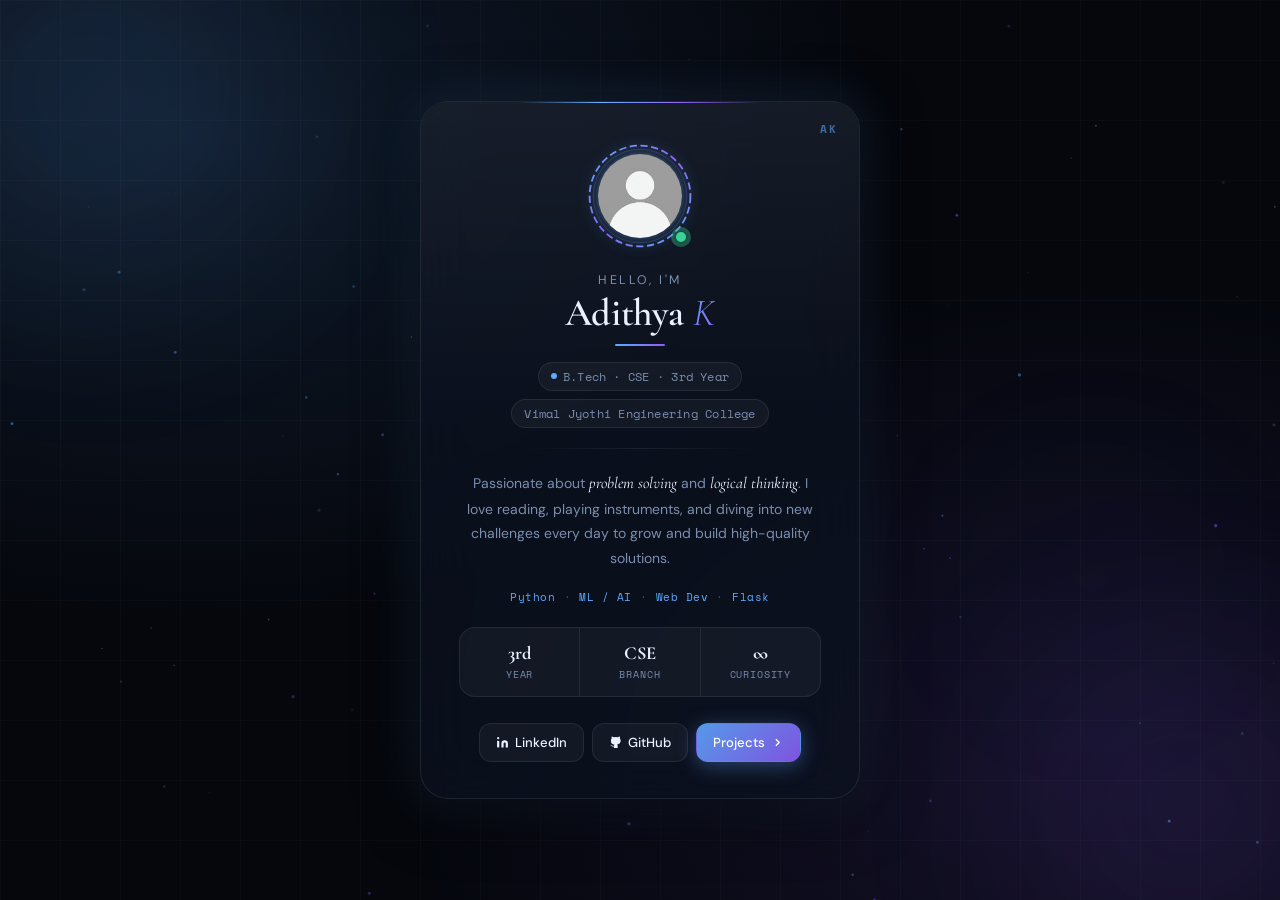
<file: index.html>
<!DOCTYPE html>
<html lang="en">
<head>
    <meta charset="UTF-8">
    <meta name="viewport" content="width=device-width, initial-scale=1.0">
    <title>Adithya K — Portfolio</title>
    <link rel="stylesheet" href="style.css">
    <link href="https://fonts.googleapis.com/css2?family=Cormorant+Garamond:ital,wght@0,300;0,600;1,400&family=Space+Mono:wght@400;700&family=DM+Sans:ital,wght@0,300;0,400;0,500;1,400&display=swap" rel="stylesheet">
</head>
<body>
    <canvas id="particles"></canvas>
    <div class="orb orb-1"></div>
    <div class="orb orb-2"></div>
    <div class="orb orb-3"></div>

    <div class="wrapper">
        <div class="card" id="card">

            <div class="brand-mark">AK</div>

            <div class="avatar-wrap">
                <svg class="avatar-ring-svg" viewBox="0 0 120 120">
                    <defs>
                        <linearGradient id="ringGrad" x1="0%" y1="0%" x2="100%" y2="100%">
                            <stop offset="0%" stop-color="#5da9ff"/>
                            <stop offset="50%" stop-color="#8b5cf6"/>
                            <stop offset="100%" stop-color="#5da9ff"/>
                        </linearGradient>
                    </defs>
                    <circle cx="60" cy="60" r="56" fill="none" stroke="url(#ringGrad)" stroke-width="2" stroke-dasharray="8 4" class="ring-dash"/>
                    <circle cx="60" cy="60" r="52" fill="none" stroke="url(#ringGrad)" stroke-width="1" opacity="0.25"/>
                </svg>
                <div class="avatar-inner">
                    <img src="./Untitled.jpeg" alt="Adithya K">
                </div>
                <div class="status-dot"><span class="status-pulse"></span></div>
            </div>

            <div class="name-block">
                <p class="name-greeting">Hello, I'm</p>
                <h1 class="name">Adithya <span class="name-capital">K</span></h1>
                <div class="name-underline"></div>
            </div>

            <div class="badge-row">
                <span class="badge"><span class="badge-dot"></span>B.Tech · CSE · 3rd Year</span>
                <span class="badge">Vimal Jyothi Engineering College</span>
            </div>

            <div class="divider"></div>

            <p class="bio">
                Passionate about <em>problem solving</em> and <em>logical thinking</em>.
                I love reading, playing instruments, and diving into new challenges
                every day to grow and build high-quality solutions.
            </p>

            <div class="skills-strip">
                <span>Python</span><span class="dot-sep">·</span>
                <span>ML / AI</span><span class="dot-sep">·</span>
                <span>Web Dev</span><span class="dot-sep">·</span>
                <span>Flask</span>
            </div>

            <div class="stats">
                <div class="stat">
                    <div class="stat-num">3rd</div>
                    <div class="stat-label">Year</div>
                </div>
                <div class="stat-div"></div>
                <div class="stat">
                    <div class="stat-num">CSE</div>
                    <div class="stat-label">Branch</div>
                </div>
                <div class="stat-div"></div>
                <div class="stat">
                    <div class="stat-num">&#8734;</div>
                    <div class="stat-label">Curiosity</div>
                </div>
            </div>

            <div class="btn-group">
                <button class="btn btn-ghost" onclick="window.open('https://linkedin.com','_blank')">
                    <svg width="13" height="13" viewBox="0 0 24 24" fill="currentColor"><path d="M16 8a6 6 0 0 1 6 6v7h-4v-7a2 2 0 0 0-4 0v7h-4v-7a6 6 0 0 1 6-6z"/><rect x="2" y="9" width="4" height="12"/><circle cx="4" cy="4" r="2"/></svg>
                    LinkedIn
                </button>
                <button class="btn btn-ghost" onclick="window.open('https://github.com/adithyakrishnan24-afk','_blank')">
                    <svg width="13" height="13" viewBox="0 0 24 24" fill="currentColor"><path d="M9 19c-5 1.5-5-2.5-7-3m14 6v-3.87a3.37 3.37 0 0 0-.94-2.61c3.14-.35 6.44-1.54 6.44-7A5.44 5.44 0 0 0 20 4.77 5.07 5.07 0 0 0 19.91 1S18.73.65 16 2.48a13.38 13.38 0 0 0-7 0C6.27.65 5.09 1 5.09 1A5.07 5.07 0 0 0 5 4.77a5.44 5.44 0 0 0-1.5 3.78c0 5.42 3.3 6.61 6.44 7A3.37 3.37 0 0 0 9 18.13V22"/></svg>
                    GitHub
                </button>
                <button class="btn btn-primary" onclick="goToProjects()">
                    Projects
                    <svg width="13" height="13" viewBox="0 0 24 24" fill="none" stroke="currentColor" stroke-width="2.5"><path d="m9 18 6-6-6-6"/></svg>
                </button>
            </div>

        </div>
    </div>

    <script>
        const canvas = document.getElementById('particles');
        const ctx = canvas.getContext('2d');
        function resize(){ canvas.width=innerWidth; canvas.height=innerHeight; }
        resize(); window.addEventListener('resize', resize);
        const pts = Array.from({length:80}, () => ({
            x: Math.random()*innerWidth, y: Math.random()*innerHeight,
            sz: Math.random()*1.4+0.3,
            vx: (Math.random()-.5)*.35, vy: (Math.random()-.5)*.35,
            op: Math.random()*.4+.1,
            col: Math.random()>.5?'93,169,255':'139,92,246'
        }));
        (function loop(){
            ctx.clearRect(0,0,canvas.width,canvas.height);
            pts.forEach(p=>{
                p.x+=p.vx; p.y+=p.vy;
                if(p.x<0||p.x>canvas.width||p.y<0||p.y>canvas.height){
                    p.x=Math.random()*canvas.width; p.y=Math.random()*canvas.height;
                }
                ctx.beginPath(); ctx.arc(p.x,p.y,p.sz,0,Math.PI*2);
                ctx.fillStyle=`rgba(${p.col},${p.op})`; ctx.fill();
            });
            requestAnimationFrame(loop);
        })();
        setTimeout(()=>document.getElementById('card').classList.add('visible'),120);
        function goToProjects(){
            document.getElementById('card').classList.add('exit');
            document.body.style.transition='opacity .5s';
            document.body.style.opacity='0';
            setTimeout(()=>location.href='transition.html',550);
        }
    </script>
</body>
</html>
</file>
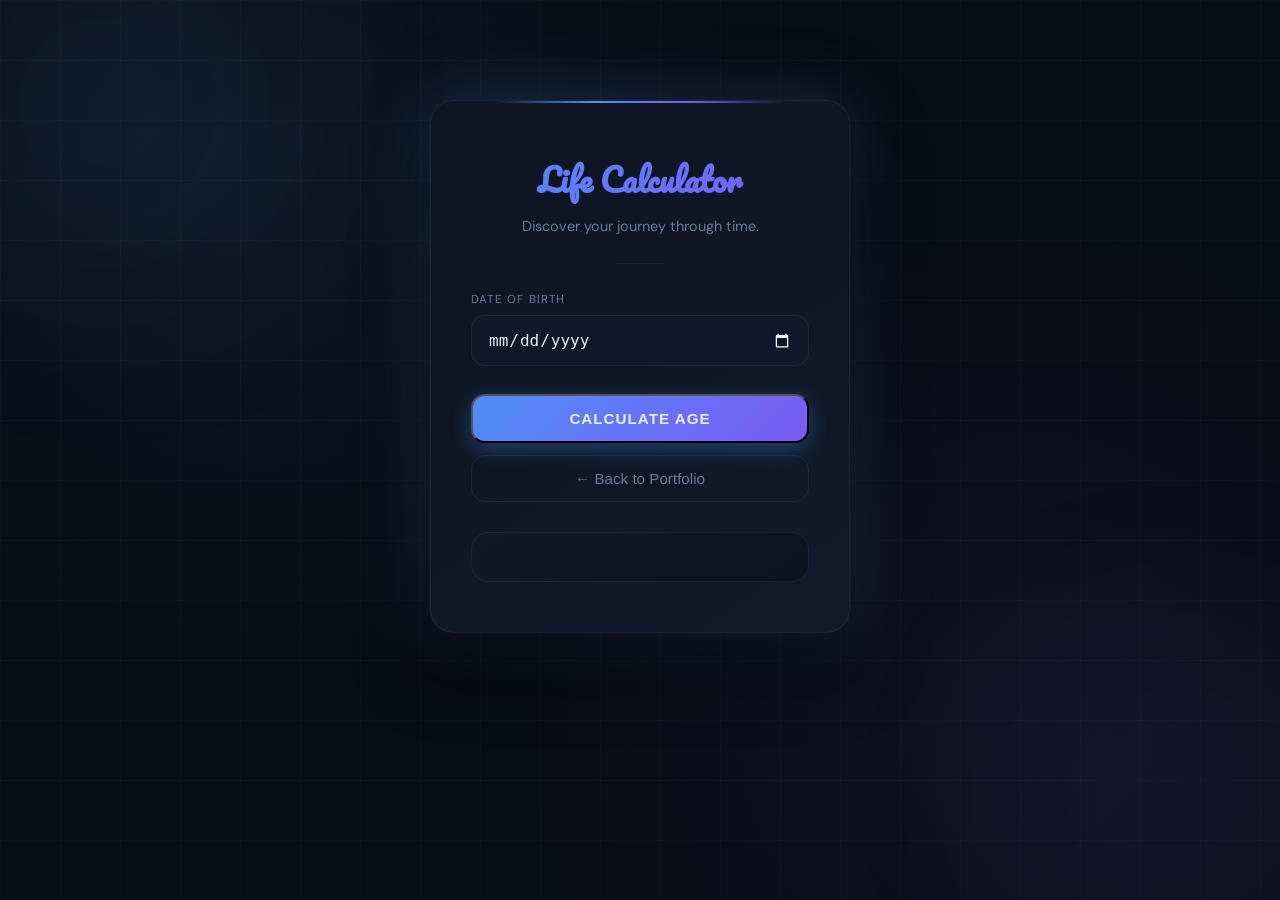
<file: age.html>
<!DOCTYPE html>
<html lang="en">
<head>
    <meta charset="UTF-8">
    <meta name="viewport" content="width=device-width, initial-scale=1.0">
    <title>Life Calculator</title>

    <link rel="stylesheet" href="age-style.css">
    <link rel="icon" type="image/x-icon" href="search.png">
    <link href="https://fonts.googleapis.com/css2?family=Pacifico&family=Syne:wght@700&family=DM+Sans:wght@300;400;500&display=swap" rel="stylesheet">
</head>

<body>

    <div class="orb orb-1"></div>
    <div class="orb orb-2"></div>

    <div class="wrapper">
        <div class="card">

            <h1 class="title">Life Calculator</h1>
            <p class="subtitle">Discover your journey through time.</p>

            <div class="divider"></div>

            <div class="input-wrap">
                <label class="input-label">Date of Birth</label>
                <input type="date" id="dob">
            </div>

            <div class="btn-group">
                <button class="btn btn-primary" onclick="calculateLife()">
                    Calculate Age
                </button>

                <!-- CORRECT BACK BUTTON -->
                <button class="btn btn-outline" onclick="window.location.href='index.html'">
                    ← Back to Portfolio
                </button>
            </div>

            <div id="result-box">
                <p id="result"></p>
            </div>

        </div>
    </div>

    <script src="age-script.js"></script>

</body>
</html>
</file>
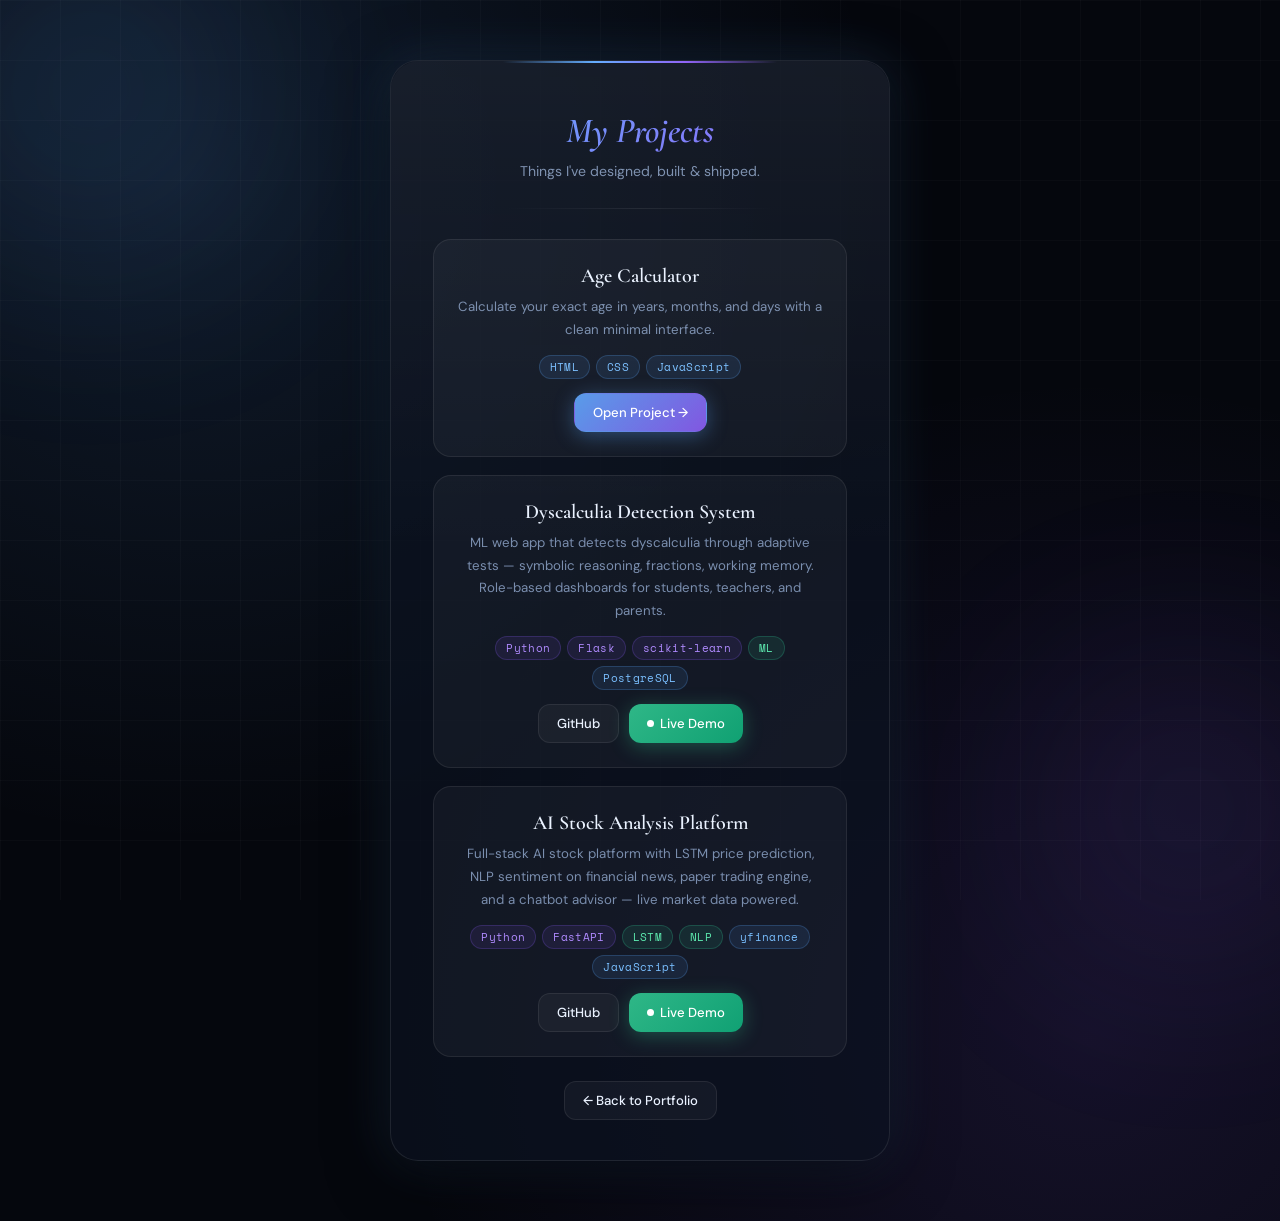
<file: project.html>
<!DOCTYPE html>
<html lang="en">
<head>
    <meta charset="UTF-8">
    <meta name="viewport" content="width=device-width, initial-scale=1.0">
    <title>Projects — Adithya K</title>
    <link rel="stylesheet" href="project-style.css">
    <link href="https://fonts.googleapis.com/css2?family=Cormorant+Garamond:ital,wght@0,300;0,600;1,400&family=Space+Mono:wght@400;700&family=DM+Sans:wght@300;400;500&display=swap" rel="stylesheet">
    <style>
        body { opacity:0; animation:pgIn .6s ease .05s forwards; }
        @keyframes pgIn { to { opacity:1; } }
        .card { opacity:0; transform:translateY(24px); animation:cardIn .7s cubic-bezier(.22,1,.36,1) .15s forwards; }
        @keyframes cardIn { to { opacity:1; transform:translateY(0); } }
        .project-box:nth-child(1){ animation-delay:.25s; }
        .project-box:nth-child(2){ animation-delay:.35s; }
        .project-box:nth-child(3){ animation-delay:.45s; }
        .project-box { opacity:0; transform:translateY(16px); animation:cardIn .6s cubic-bezier(.22,1,.36,1) forwards; }

        .tag-row { display:flex; flex-wrap:wrap; gap:6px; justify-content:center; margin-bottom:14px; }
        .tag {
            font-size:0.68rem; padding:3px 10px; border-radius:20px;
            background:rgba(93,169,255,0.1); border:1px solid rgba(93,169,255,0.22);
            color:#7abfff; font-family:'Space Mono',monospace; letter-spacing:0.03em;
        }
        .tag.purple { background:rgba(139,92,246,0.1); border-color:rgba(139,92,246,0.22); color:#b08bff; }
        .tag.green  { background:rgba(52,211,153,0.1);  border-color:rgba(52,211,153,0.22);  color:#5eebb0; }

        .btn-row { display:flex; gap:10px; justify-content:center; flex-wrap:wrap; }

        /* Live Demo button — green glow */
        .btn-live {
            display:inline-flex; align-items:center; gap:6px;
            padding:10px 18px; border-radius:12px; font-size:0.82rem;
            font-family:'DM Sans',sans-serif; font-weight:500;
            text-decoration:none; transition:all .25s ease;
            background:linear-gradient(135deg,rgba(52,211,153,0.85),rgba(16,185,129,0.85));
            color:#fff; border:none;
            box-shadow:0 4px 20px rgba(52,211,153,0.3);
        }
        .btn-live:hover { transform:translateY(-3px); box-shadow:0 8px 28px rgba(52,211,153,0.5); }
        .live-dot { width:7px; height:7px; border-radius:50%; background:#fff; animation:blink 1.5s ease-in-out infinite; }
        @keyframes blink { 0%,100%{opacity:1} 50%{opacity:.3} }

        .title {
            font-family:'Cormorant Garamond',serif !important;
            font-size:2.2rem !important; font-weight:600 !important;
            font-style:italic;
        }
        .project-box h3 { font-family:'Cormorant Garamond',serif; font-size:1.25rem; font-weight:600; }
    </style>
</head>
<body>
    <div class="orb orb-1"></div>
    <div class="orb orb-2"></div>

    <div class="wrapper">
        <div class="card">

            <h1 class="title">My Projects</h1>
            <p class="subtitle">Things I've designed, built & shipped.</p>

            <div class="divider"></div>

            <!-- Age Calculator -->
            <div class="project-box">
                <h3>Age Calculator</h3>
                <p>Calculate your exact age in years, months, and days with a clean minimal interface.</p>
                <div class="tag-row">
                    <span class="tag">HTML</span>
                    <span class="tag">CSS</span>
                    <span class="tag">JavaScript</span>
                </div>
                <div class="btn-row">
                    <a href="age.html" class="btn btn-primary">Open Project &rarr;</a>
                </div>
            </div>

            <!-- Dyscalculia -->
            <div class="project-box">
                <h3>Dyscalculia Detection System</h3>
                <p>ML web app that detects dyscalculia through adaptive tests — symbolic reasoning, fractions, working memory. Role-based dashboards for students, teachers, and parents.</p>
                <div class="tag-row">
                    <span class="tag purple">Python</span>
                    <span class="tag purple">Flask</span>
                    <span class="tag purple">scikit-learn</span>
                    <span class="tag green">ML</span>
                    <span class="tag">PostgreSQL</span>
                </div>
                <div class="btn-row">
                    <a href="https://github.com/adithyakrishnan24-afk/dyscalculia" target="_blank" class="btn btn-outline">GitHub</a>
                    <a href="https://dyscalculia-c9qh.onrender.com" target="_blank" class="btn-live">
                        <span class="live-dot"></span> Live Demo
                    </a>
                </div>
            </div>

            <!-- AI Stock Platform -->
            <div class="project-box">
                <h3>AI Stock Analysis Platform</h3>
                <p>Full-stack AI stock platform with LSTM price prediction, NLP sentiment on financial news, paper trading engine, and a chatbot advisor — live market data powered.</p>
                <div class="tag-row">
                    <span class="tag purple">Python</span>
                    <span class="tag purple">FastAPI</span>
                    <span class="tag green">LSTM</span>
                    <span class="tag green">NLP</span>
                    <span class="tag">yfinance</span>
                    <span class="tag">JavaScript</span>
                </div>
                <div class="btn-row">
                    <a href="https://github.com/adithyakrishnan24-afk/ai-stock-platform-main" target="_blank" class="btn btn-outline">GitHub</a>
                    <a href="https://ai-stock-platform-main.vercel.app/" target="_blank" class="btn-live">
                        <span class="live-dot"></span> Live Demo
                    </a>
                </div>
            </div>

            <div class="btn-group">
                <a href="index.html" class="btn btn-outline">← Back to Portfolio</a>
            </div>

        </div>
    </div>
</body>
</html>
</file>
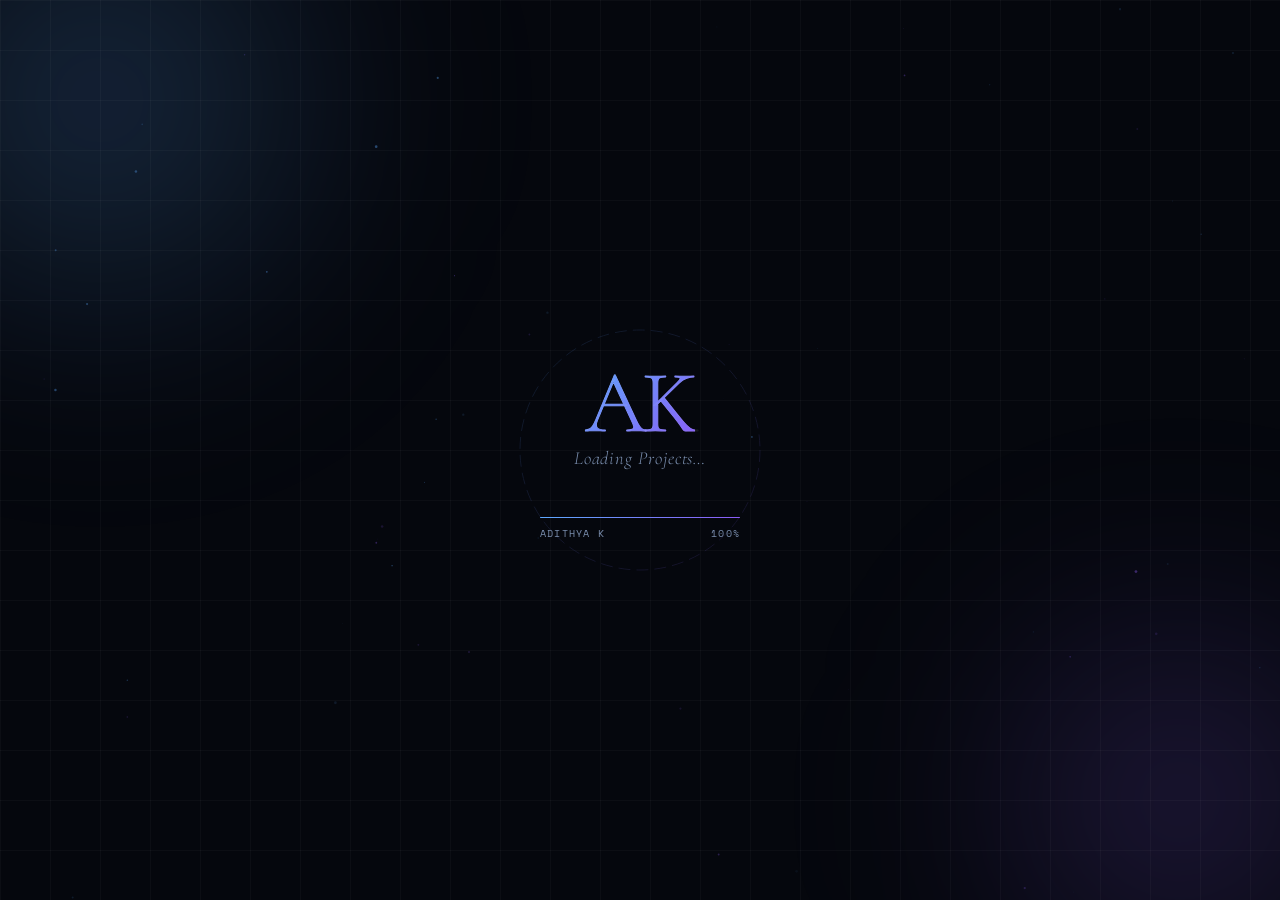
<file: transition.html>
<!DOCTYPE html>
<html lang="en">
<head>
    <meta charset="UTF-8">
    <meta name="viewport" content="width=device-width, initial-scale=1.0">
    <title>Loading Projects...</title>
    <link href="https://fonts.googleapis.com/css2?family=Cormorant+Garamond:ital,wght@0,300;1,400&family=Space+Mono:wght@400;700&display=swap" rel="stylesheet">
    <style>
        :root {
            --bg: #05070d;
            --accent: #5da9ff;
            --accent2: #8b5cf6;
            --text: #eaf2ff;
            --muted: #7a8eae;
        }
        * { margin:0; padding:0; box-sizing:border-box; }
        html, body { width:100%; height:100%; overflow:hidden; }

        body {
            background:var(--bg);
            font-family:'Space Mono', monospace;
            color:var(--text);
            display:flex; align-items:center; justify-content:center;
            position:relative;
        }

        canvas { position:fixed; inset:0; z-index:0; }

        /* Grid overlay */
        body::before {
            content:''; position:fixed; inset:0; z-index:1;
            background-image:
                linear-gradient(rgba(255,255,255,0.03) 1px, transparent 1px),
                linear-gradient(90deg, rgba(255,255,255,0.03) 1px, transparent 1px);
            background-size:50px 50px;
        }

        .orb {
            position:fixed; border-radius:50%; filter:blur(100px);
            opacity:0; z-index:0; pointer-events:none;
            transition:opacity 1s ease;
        }
        .orb-1 { width:600px; height:600px; background:radial-gradient(circle,rgba(93,169,255,0.25),transparent 70%); top:-200px; left:-200px; }
        .orb-2 { width:500px; height:500px; background:radial-gradient(circle,rgba(139,92,246,0.25),transparent 70%); bottom:-150px; right:-150px; }
        .orb.show { opacity:1; }

        /* Center stage */
        .stage {
            position:relative; z-index:2;
            display:flex; flex-direction:column;
            align-items:center; justify-content:center;
            gap:0;
            opacity:0;
            animation:fadeIn .4s ease .1s forwards;
        }
        @keyframes fadeIn { to { opacity:1; } }

        /* AK monogram */
        .monogram {
            font-family:'Cormorant Garamond', serif;
            font-size:5.5rem; font-weight:300;
            letter-spacing:-0.04em; line-height:1;
            color:transparent;
            -webkit-text-stroke:1px rgba(255,255,255,0.15);
            position:relative;
            animation:monoReveal 1.4s cubic-bezier(.22,1,.36,1) .2s forwards;
        }
        .monogram .filled {
            position:absolute; inset:0;
            background:linear-gradient(135deg,var(--accent),var(--accent2));
            -webkit-background-clip:text; -webkit-text-fill-color:transparent;
            clip-path:inset(100% 0 0 0);
            animation:fillReveal 1.2s cubic-bezier(.22,1,.36,1) .4s forwards;
        }
        @keyframes monoReveal { to { -webkit-text-stroke-color: rgba(255,255,255,0.08); } }
        @keyframes fillReveal { to { clip-path:inset(0% 0 0 0); } }

        /* Tagline */
        .tagline {
            font-family:'Cormorant Garamond', serif;
            font-style:italic; font-weight:300;
            font-size:1.15rem;
            color:var(--muted);
            letter-spacing:0.05em;
            opacity:0;
            transform:translateY(8px);
            animation:slideUp .8s ease .9s forwards;
        }
        @keyframes slideUp { to { opacity:1; transform:translateY(0); } }

        /* Progress bar */
        .progress-wrap {
            width:200px; margin-top:48px;
            opacity:0;
            animation:slideUp .6s ease 1s forwards;
        }
        .progress-track {
            height:1px;
            background:rgba(255,255,255,0.08);
            border-radius:1px;
            overflow:hidden;
        }
        .progress-fill {
            height:100%;
            background:linear-gradient(90deg,var(--accent),var(--accent2));
            width:0%;
            animation:progressRun 1.8s cubic-bezier(.4,0,.2,1) 1.1s forwards;
            box-shadow:0 0 8px var(--accent);
        }
        @keyframes progressRun { to { width:100%; } }

        .progress-label {
            display:flex; justify-content:space-between; margin-top:8px;
            font-size:0.62rem; color:var(--muted); letter-spacing:0.12em;
        }

        /* Floating particles (JS) */
        .ring-svg {
            position:absolute;
            width:260px; height:260px;
            opacity:0;
            animation:ringFade 1s ease .3s forwards;
        }
        @keyframes ringFade { to { opacity:0.12; } }
        .ring-path { animation:ringRotate 20s linear infinite; transform-origin:130px 130px; }
        @keyframes ringRotate { to { transform:rotate(360deg); } }

        /* Overlay wipe out */
        .wipe {
            position:fixed; inset:0; z-index:100;
            background:linear-gradient(135deg,var(--accent),var(--accent2));
            clip-path:inset(0 100% 0 0);
        }
        .wipe.go { animation:wipeIn .55s cubic-bezier(.7,0,.3,1) forwards; }
        @keyframes wipeIn {
            0%  { clip-path:inset(0 100% 0 0); }
            50% { clip-path:inset(0 0% 0 0); }
            100%{ clip-path:inset(0 0% 0 100%); }
        }
    </style>
</head>
<body>
    <canvas id="c"></canvas>
    <div class="orb orb-1" id="o1"></div>
    <div class="orb orb-2" id="o2"></div>
    <div class="wipe" id="wipe"></div>

    <div class="stage">
        <!-- Decorative ring behind monogram -->
        <svg class="ring-svg" viewBox="0 0 260 260">
            <circle class="ring-path" cx="130" cy="130" r="120" fill="none"
                stroke="url(#rg)" stroke-width="1" stroke-dasharray="12 6"/>
            <defs>
                <linearGradient id="rg" x1="0%" y1="0%" x2="100%" y2="100%">
                    <stop offset="0%" stop-color="#5da9ff"/>
                    <stop offset="100%" stop-color="#8b5cf6"/>
                </linearGradient>
            </defs>
        </svg>

        <div class="monogram">
            AK
            <span class="filled" aria-hidden="true">AK</span>
        </div>

        <p class="tagline">Loading Projects&hellip;</p>

        <div class="progress-wrap">
            <div class="progress-track">
                <div class="progress-fill" id="pfill"></div>
            </div>
            <div class="progress-label">
                <span>ADITHYA K</span>
                <span id="pct">0%</span>
            </div>
        </div>
    </div>

    <script>
        // Show orbs
        setTimeout(()=>{ document.getElementById('o1').classList.add('show'); document.getElementById('o2').classList.add('show'); }, 300);

        // Percentage counter
        let pct = 0;
        const pctEl = document.getElementById('pct');
        const interval = setInterval(()=>{
            pct = Math.min(100, pct + Math.floor(Math.random()*8)+2);
            pctEl.textContent = pct+'%';
            if(pct>=100){ clearInterval(interval); triggerWipe(); }
        }, 60);

        function triggerWipe(){
            setTimeout(()=>{
                document.getElementById('wipe').classList.add('go');
                setTimeout(()=>{ location.href='project.html'; }, 560);
            }, 300);
        }

        // Particle canvas
        const cv = document.getElementById('c');
        const cx = cv.getContext('2d');
        function rsz(){ cv.width=innerWidth; cv.height=innerHeight; }
        rsz(); window.addEventListener('resize', rsz);
        const pts = Array.from({length:60},()=>({
            x:Math.random()*innerWidth, y:Math.random()*innerHeight,
            sz:Math.random()*1.2+.2, vx:(Math.random()-.5)*.4, vy:(Math.random()-.5)*.4,
            op:Math.random()*.35+.05, col:Math.random()>.5?'93,169,255':'139,92,246'
        }));
        (function loop(){
            cx.clearRect(0,0,cv.width,cv.height);
            pts.forEach(p=>{
                p.x+=p.vx; p.y+=p.vy;
                if(p.x<0||p.x>cv.width) p.vx*=-1;
                if(p.y<0||p.y>cv.height) p.vy*=-1;
                cx.beginPath(); cx.arc(p.x,p.y,p.sz,0,Math.PI*2);
                cx.fillStyle=`rgba(${p.col},${p.op})`; cx.fill();
            });
            requestAnimationFrame(loop);
        })();
    </script>
</body>
</html>
</file>
<file: style.css>
/* =====================
   ROOT
   ===================== */
:root {
    --bg: #05070d;
    --card: rgba(12, 18, 32, 0.72);
    --glass-light: rgba(255,255,255,0.08);
    --glass-soft: rgba(255,255,255,0.04);
    --border: rgba(255,255,255,0.09);
    --accent: #5da9ff;
    --accent2: #8b5cf6;
    --text: #eaf2ff;
    --muted: #7a8eae;
    --glow: rgba(93,169,255,0.2);
}
* { margin:0; padding:0; box-sizing:border-box; }

body {
    background:
        radial-gradient(ellipse at 15% 15%, rgba(93,169,255,0.12), transparent 45%),
        radial-gradient(ellipse at 85% 85%, rgba(139,92,246,0.12), transparent 45%),
        var(--bg);
    font-family:'DM Sans',sans-serif;
    min-height:100vh;
    color:var(--text);
    overflow:hidden;
}
body::before {
    content:''; position:fixed; inset:0;
    background-image:
        linear-gradient(rgba(255,255,255,0.025) 1px, transparent 1px),
        linear-gradient(90deg, rgba(255,255,255,0.025) 1px, transparent 1px);
    background-size:60px 60px; z-index:0;
}

/* Canvas particles */
#particles { position:fixed; inset:0; z-index:0; pointer-events:none; }

/* =====================
   ORBS
   ===================== */
.orb { position:fixed; border-radius:50%; filter:blur(110px); opacity:.7; z-index:0; pointer-events:none; }
.orb-1 { width:500px; height:500px; background:radial-gradient(circle,rgba(93,169,255,0.28),transparent 70%); top:-160px; left:-160px; animation:orbFloat1 12s ease-in-out infinite; }
.orb-2 { width:420px; height:420px; background:radial-gradient(circle,rgba(139,92,246,0.28),transparent 70%); bottom:-120px; right:-120px; animation:orbFloat2 15s ease-in-out infinite; }
.orb-3 { width:250px; height:250px; background:radial-gradient(circle,rgba(93,169,255,0.15),transparent 70%); top:50%; right:5%; animation:orbFloat1 18s ease-in-out infinite reverse; }
@keyframes orbFloat1 { 0%,100%{transform:translate(0,0)} 50%{transform:translate(30px,20px)} }
@keyframes orbFloat2 { 0%,100%{transform:translate(0,0)} 50%{transform:translate(-25px,-15px)} }

/* =====================
   WRAPPER
   ===================== */
.wrapper { position:relative; z-index:1; width:100%; min-height:100vh; display:flex; align-items:center; justify-content:center; padding:40px 20px; }

/* =====================
   CARD
   ===================== */
.card {
    width:440px; max-width:92%;
    background:var(--card);
    backdrop-filter:blur(30px); -webkit-backdrop-filter:blur(30px);
    border:1px solid var(--border);
    border-radius:28px;
    padding:40px 38px 36px;
    text-align:center;
    box-shadow:0 12px 60px rgba(0,0,0,0.7), 0 0 50px var(--glow);
    position:relative;
    opacity:0; transform:translateY(28px) scale(0.97);
    transition:opacity .7s cubic-bezier(.22,1,.36,1), transform .7s cubic-bezier(.22,1,.36,1);
}
.card.visible { opacity:1; transform:translateY(0) scale(1); }
.card.exit { opacity:0; transform:translateY(-20px) scale(0.96); transition:all .5s ease; }

/* Top shimmer line */
.card::before {
    content:''; position:absolute; top:0; left:50%; transform:translateX(-50%);
    width:55%; height:1.5px;
    background:linear-gradient(90deg,transparent,var(--accent),var(--accent2),transparent);
}
/* Inner top glow */
.card::after {
    content:''; position:absolute; top:0; left:0; width:100%; height:45%;
    border-radius:28px 28px 0 0;
    background:linear-gradient(to bottom,rgba(255,255,255,0.05),transparent);
    pointer-events:none;
}

/* =====================
   BRAND MARK
   ===================== */
.brand-mark {
    position:absolute; top:18px; right:22px;
    font-family:'Space Mono',monospace;
    font-size:0.7rem; font-weight:700; letter-spacing:0.12em;
    color:var(--accent); opacity:0.55;
}

/* =====================
   AVATAR
   ===================== */
.avatar-wrap { position:relative; width:108px; height:108px; margin:0 auto 22px; }
.avatar-ring-svg { position:absolute; inset:0; width:100%; height:100%; }
.ring-dash { animation:dashSpin 14s linear infinite; transform-origin:60px 60px; }
@keyframes dashSpin { to{stroke-dashoffset:-50} }
.avatar-inner {
    position:absolute; inset:10px; border-radius:50%;
    overflow:hidden;
    border:2px solid rgba(93,169,255,0.2);
    box-shadow:0 0 20px rgba(93,169,255,0.3);
}
.avatar-inner img { width:100%; height:100%; object-fit:cover; }
.status-dot {
    position:absolute; bottom:6px; right:6px;
    width:14px; height:14px; border-radius:50%;
    background:#34d399; border:2px solid var(--bg);
    display:flex; align-items:center; justify-content:center;
}
.status-pulse {
    width:20px; height:20px; border-radius:50%;
    background:rgba(52,211,153,0.35);
    position:absolute;
    animation:pulse 2.5s ease-out infinite;
}
@keyframes pulse { 0%{transform:scale(.5);opacity:.8} 100%{transform:scale(2);opacity:0} }

/* =====================
   NAME BLOCK
   ===================== */
.name-block { margin-bottom:16px; }
.name-greeting {
    font-family:'DM Sans',sans-serif;
    font-size:0.78rem; letter-spacing:0.2em; text-transform:uppercase;
    color:var(--muted); margin-bottom:4px;
}
.name {
    font-family:'Cormorant Garamond',serif;
    font-size:2.4rem; font-weight:600; line-height:1.1;
    color:var(--text); letter-spacing:-0.01em;
}
.name-capital {
    font-style:italic; font-weight:300;
    background:linear-gradient(135deg,var(--accent),var(--accent2));
    -webkit-background-clip:text; -webkit-text-fill-color:transparent;
}
.name-underline {
    width:50px; height:2px; margin:10px auto 0;
    background:linear-gradient(90deg,var(--accent),var(--accent2));
    border-radius:2px;
}

/* =====================
   BADGES
   ===================== */
.badge-row { display:flex; flex-wrap:wrap; gap:8px; justify-content:center; margin-bottom:20px; }
.badge {
    display:inline-flex; align-items:center; gap:6px;
    padding:5px 12px;
    background:var(--glass-soft);
    border:1px solid var(--glass-light);
    border-radius:100px;
    font-size:0.72rem; color:var(--muted);
    font-family:'Space Mono',monospace;
    letter-spacing:0.02em;
}
.badge-dot { width:6px; height:6px; border-radius:50%; background:var(--accent); }

/* =====================
   DIVIDER
   ===================== */
.divider {
    height:1px; width:65%; margin:0 auto 20px;
    background:linear-gradient(90deg,transparent,var(--glass-light),transparent);
}

/* =====================
   BIO
   ===================== */
.bio {
    font-size:0.875rem; line-height:1.75; color:var(--muted); margin-bottom:18px;
}
.bio em { font-style:italic; color:var(--text); font-family:'Cormorant Garamond',serif; font-size:1rem; }

/* =====================
   SKILLS STRIP
   ===================== */
.skills-strip {
    display:flex; align-items:center; justify-content:center; gap:8px;
    margin-bottom:22px;
    font-family:'Space Mono',monospace; font-size:0.7rem;
    color:var(--accent); letter-spacing:0.05em;
}
.dot-sep { color:var(--muted); opacity:0.5; }

/* =====================
   STATS
   ===================== */
.stats {
    display:flex; align-items:stretch;
    background:var(--glass-soft);
    border:1px solid var(--glass-light);
    border-radius:16px;
    margin-bottom:26px; overflow:hidden;
}
.stat { flex:1; padding:14px 8px; text-align:center; }
.stat-div { width:1px; background:var(--glass-light); }
.stat-num { font-weight:700; font-size:1.15rem; font-family:'Cormorant Garamond',serif; }
.stat-label { font-size:0.65rem; color:var(--muted); text-transform:uppercase; letter-spacing:0.08em; margin-top:2px; font-family:'Space Mono',monospace; }

/* =====================
   BUTTONS
   ===================== */
.btn-group { display:flex; gap:8px; justify-content:center; flex-wrap:wrap; }
.btn {
    display:inline-flex; align-items:center; gap:6px;
    padding:10px 16px;
    border-radius:12px;
    font-size:0.82rem;
    cursor:pointer;
    transition:all .25s ease;
    border:1px solid transparent;
    font-family:'DM Sans',sans-serif;
    font-weight:500;
}
.btn-ghost {
    background:var(--glass-soft);
    border:1px solid var(--glass-light);
    color:var(--text);
}
.btn-ghost:hover { background:rgba(255,255,255,0.08); border-color:var(--accent); color:var(--accent); transform:translateY(-2px); }
.btn-primary {
    background:linear-gradient(135deg,rgba(93,169,255,0.9),rgba(139,92,246,0.9));
    color:#fff;
    box-shadow:0 4px 20px rgba(93,169,255,0.35);
}
.btn-primary:hover { transform:translateY(-3px); box-shadow:0 8px 30px rgba(93,169,255,0.55); }
</file>
<file: age-style.css>
/* =========================
   ROOT VARIABLES
   ========================= */
:root {
    --bg:      #080c14;
    --card:    #0d1422;
    --card-2:  #111a2b;

    --border:  rgba(255, 255, 255, 0.06);

    --accent:  #4f8ef7;
    --accent2: #7c5af5;

    --text:    #e8edf5;
    --muted:   #6b7a9a;

    --glow:    rgba(79, 142, 247, 0.25);
}

/* =========================
   RESET
   ========================= */
* {
    margin: 0;
    padding: 0;
    box-sizing: border-box;
}

body {
    font-family: 'DM Sans', sans-serif;
    min-height: 100vh;
    color: var(--text);
    overflow-x: hidden;

    background:
        radial-gradient(circle at 20% 20%, rgba(79,142,247,0.08), transparent 40%),
        radial-gradient(circle at 80% 80%, rgba(124,90,245,0.08), transparent 40%),
        var(--bg);
}

/* =========================
   BACKGROUND GRID
   ========================= */
body::before {
    content: '';
    position: fixed;
    inset: 0;
    background-image:
        linear-gradient(rgba(255,255,255,0.025) 1px, transparent 1px),
        linear-gradient(90deg, rgba(255,255,255,0.025) 1px, transparent 1px);
    background-size: 60px 60px;
    z-index: 0;
}

/* =========================
   GLOW ORBS
   ========================= */
.orb {
    position: fixed;
    border-radius: 50%;
    filter: blur(120px);
    opacity: 0.7;
    z-index: 0;
    pointer-events: none;
}

.orb-1 {
    width: 450px;
    height: 450px;
    background: radial-gradient(circle, rgba(79,142,247,0.25), transparent 70%);
    top: -120px;
    left: -120px;
}

.orb-2 {
    width: 400px;
    height: 400px;
    background: radial-gradient(circle, rgba(124,90,245,0.25), transparent 70%);
    bottom: -100px;
    right: -100px;
}

/* =========================
   WRAPPER
   ========================= */
.wrapper {
    position: relative;
    z-index: 1;
    padding: 100px 20px 60px;
}

/* =========================
   CARD
   ========================= */
.card {
    width: 420px;
    max-width: 100%;
    margin: 0 auto;

    background: linear-gradient(145deg, var(--card), var(--card-2));
    border: 1px solid var(--border);
    border-radius: 24px;

    padding: 50px 40px;
    text-align: center;
    position: relative;

    box-shadow:
        0 0 0 1px rgba(255,255,255,0.02),
        0 30px 70px rgba(0,0,0,0.55),
        0 0 70px var(--glow);
}

/* Accent line */
.card::before {
    content: '';
    position: absolute;
    top: 0;
    left: 50%;
    transform: translateX(-50%);
    width: 70%;
    height: 2px;
    background: linear-gradient(90deg, transparent, var(--accent), var(--accent2), transparent);
}

/* =========================
   TITLE
   ========================= */
.title {
    font-family: 'Pacifico', cursive;
    font-size: 2rem;
    margin-bottom: 10px;

    background: linear-gradient(135deg, var(--accent), var(--accent2));
    -webkit-background-clip: text;
    -webkit-text-fill-color: transparent;
}

.subtitle {
    font-size: 0.9rem;
    color: var(--muted);
    margin-bottom: 28px;
}

/* =========================
   DIVIDER
   ========================= */
.divider {
    width: 50px;
    height: 1px;
    background: var(--border);
    margin: 0 auto 28px;
}

/* =========================
   INPUT
   ========================= */
.input-wrap {
    margin-bottom: 28px;
    text-align: left;
}

.input-label {
    display: block;
    font-size: 0.72rem;
    text-transform: uppercase;
    letter-spacing: 1.2px;
    color: var(--muted);
    margin-bottom: 8px;
}

input[type="date"] {
    width: 100%;
    padding: 14px 16px;

    background: #0f172a;
    border: 1px solid var(--border);
    border-radius: 14px;

    color: var(--text);
    font-size: 1rem;
    outline: none;
    color-scheme: dark;

    transition: all 0.3s ease;
}

input[type="date"]:focus {
    border-color: var(--accent);
    box-shadow: 0 0 0 3px rgba(79,142,247,0.15);
    background: #111827;
}

/* =========================
   BUTTONS
   ========================= */
.btn-group {
    margin-bottom: 30px;
}

.btn {
    display: block;
    width: 100%;
    padding: 14px;
    border-radius: 14px;
    font-size: 0.95rem;
    font-weight: 600;
    cursor: pointer;
    transition: all 0.3s ease;
    margin-bottom: 12px;
}

.btn:last-child {
    margin-bottom: 0;
}

.btn-primary {
    background: linear-gradient(135deg, var(--accent), var(--accent2));
    color: var(--text);
    text-transform: uppercase;
    letter-spacing: 1px;

    box-shadow: 0 6px 20px rgba(79, 142, 247, 0.35);
}

.btn-primary:hover {
    transform: translateY(-3px);
    box-shadow: 0 12px 30px rgba(79, 142, 247, 0.5);
}

.btn-outline {
    background: transparent;
    border: 1px solid var(--border);
    color: var(--muted);
    font-weight: 500;
}

.btn-outline:hover {
    border-color: var(--accent);
    color: var(--accent);
    background: rgba(79, 142, 247, 0.06);
}

/* =========================
   RESULT BOX
   ========================= */
#result-box {
    margin-top: 10px;
}

#result {
    padding: 24px;
    border-radius: 18px;
    background: linear-gradient(145deg, #0f172a, #0b1220);
    border: 1px solid var(--border);

    font-size: 0.95rem;
    color: var(--muted);
    min-height: 40px;
    line-height: 1.6;
    transition: all 0.3s ease;
}

#result strong {
    display: block;
    margin-top: 10px;

    color: var(--accent2);
    font-family: 'Syne', sans-serif;
    font-size: 1.5rem;

    text-shadow: 0 0 14px rgba(124, 90, 245, 0.45);
}
</file>
<file: project-style.css>
:root {
    --bg:#05070d;
    --card:rgba(12,18,32,0.72);
    --glass-light:rgba(255,255,255,0.08);
    --glass-soft:rgba(255,255,255,0.04);
    --border:rgba(255,255,255,0.09);
    --accent:#5da9ff; --accent2:#8b5cf6;
    --text:#eaf2ff; --muted:#7a8eae;
    --glow:rgba(93,169,255,0.2);
}
*{margin:0;padding:0;box-sizing:border-box;}
body{
    background:
        radial-gradient(ellipse at 15% 15%,rgba(93,169,255,0.12),transparent 45%),
        radial-gradient(ellipse at 85% 85%,rgba(139,92,246,0.12),transparent 45%),
        var(--bg);
    font-family:'DM Sans',sans-serif;
    min-height:100vh; color:var(--text); overflow-x:hidden;
}
body::before{
    content:'';position:fixed;inset:0;
    background-image:linear-gradient(rgba(255,255,255,0.025) 1px,transparent 1px),linear-gradient(90deg,rgba(255,255,255,0.025) 1px,transparent 1px);
    background-size:60px 60px;z-index:0;
}
.orb{position:fixed;border-radius:50%;filter:blur(110px);opacity:.7;z-index:0;pointer-events:none;}
.orb-1{width:500px;height:500px;background:radial-gradient(circle,rgba(93,169,255,0.28),transparent 70%);top:-160px;left:-160px;}
.orb-2{width:420px;height:420px;background:radial-gradient(circle,rgba(139,92,246,0.28),transparent 70%);bottom:-120px;right:-120px;}
.wrapper{position:relative;z-index:1;width:100%;padding:60px 20px;}
.card{
    width:500px;max-width:92%;margin:0 auto;
    background:var(--card);backdrop-filter:blur(30px);-webkit-backdrop-filter:blur(30px);
    border:1px solid var(--border);border-radius:28px;padding:48px 42px 40px;text-align:center;
    box-shadow:0 12px 60px rgba(0,0,0,0.7),0 0 50px var(--glow);position:relative;
}
.card::before{
    content:'';position:absolute;top:0;left:50%;transform:translateX(-50%);
    width:55%;height:1.5px;
    background:linear-gradient(90deg,transparent,var(--accent),var(--accent2),transparent);
}
.card::after{
    content:'';position:absolute;top:0;left:0;width:100%;height:45%;
    border-radius:28px 28px 0 0;
    background:linear-gradient(to bottom,rgba(255,255,255,0.05),transparent);pointer-events:none;
}
.title{
    font-family:'Pacifico',cursive;font-size:2rem;margin-bottom:10px;
    background:linear-gradient(135deg,var(--accent),var(--accent2));
    -webkit-background-clip:text;-webkit-text-fill-color:transparent;
}
.subtitle{color:var(--muted);font-size:0.88rem;margin-bottom:28px;}
.divider{height:1px;width:65%;margin:0 auto 30px;background:linear-gradient(90deg,transparent,var(--glass-light),transparent);}
.project-box{
    background:var(--glass-soft);border:1px solid var(--glass-light);
    border-radius:18px;padding:24px;margin-bottom:18px;transition:.3s ease;
}
.project-box:hover{transform:translateY(-5px);border-color:var(--accent);box-shadow:0 8px 30px rgba(93,169,255,0.2);}
.project-box h3{font-size:1.1rem;margin-bottom:8px;color:var(--text);}
.project-box p{font-size:0.83rem;color:var(--muted);margin-bottom:14px;line-height:1.7;}
.btn-group{margin-top:24px;}
.btn{
    display:inline-flex;align-items:center;gap:6px;
    padding:10px 18px;border-radius:12px;font-size:0.82rem;
    cursor:pointer;transition:.25s ease;border:1px solid transparent;
    font-family:'DM Sans',sans-serif;font-weight:500;text-decoration:none;
}
.btn-outline{background:var(--glass-soft);border:1px solid var(--glass-light);color:var(--text);}
.btn-outline:hover{background:rgba(255,255,255,0.08);border-color:var(--accent);color:var(--accent);transform:translateY(-2px);}
.btn-primary{
    background:linear-gradient(135deg,rgba(93,169,255,0.9),rgba(139,92,246,0.9));
    color:#fff;box-shadow:0 4px 20px rgba(93,169,255,0.35);
}
.btn-primary:hover{transform:translateY(-3px);box-shadow:0 8px 30px rgba(93,169,255,0.55);}
</file>
